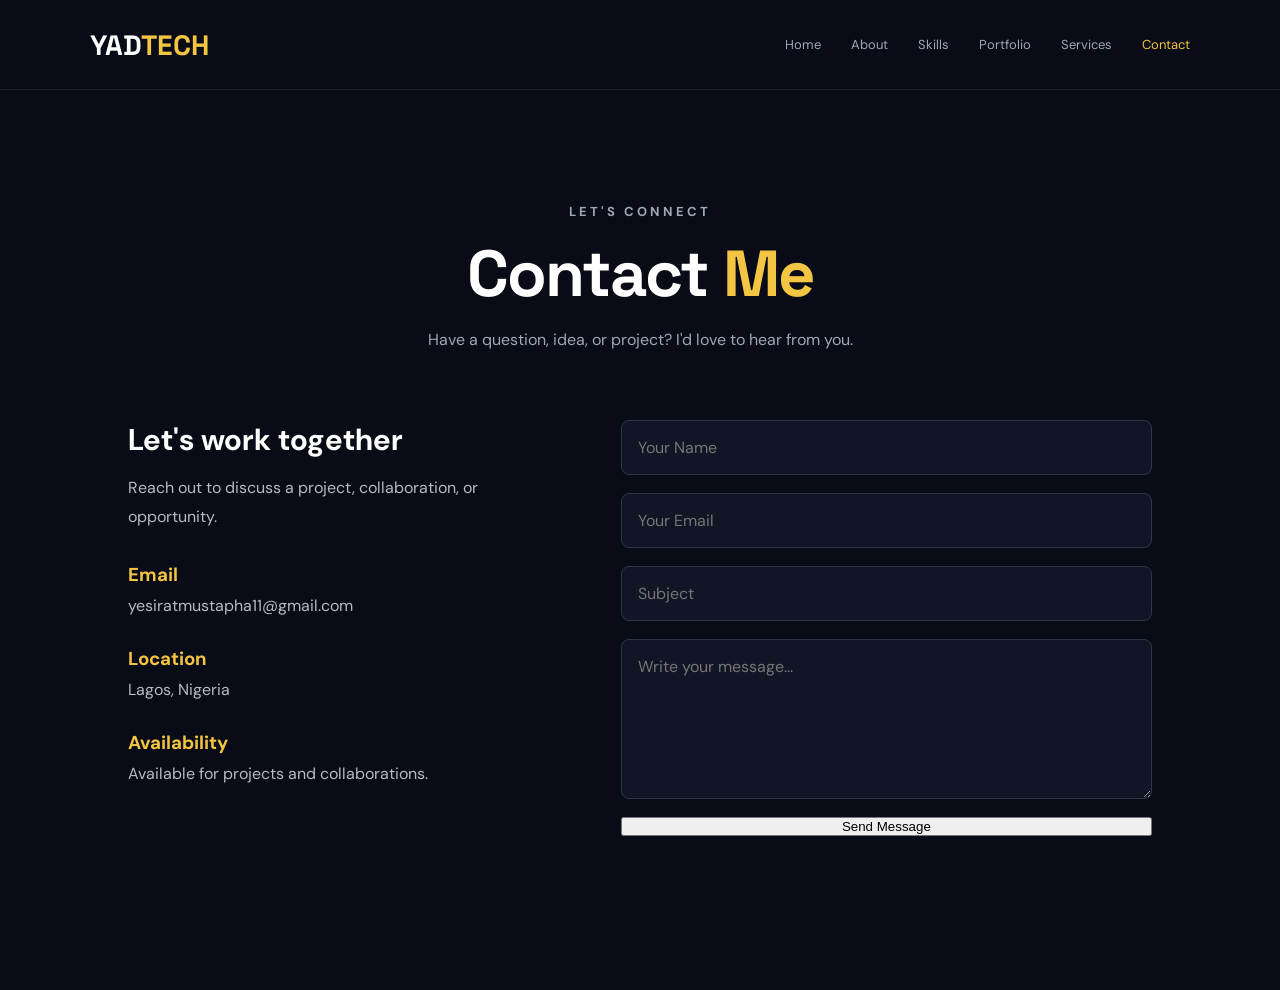
<file: contact.html>
<!DOCTYPE html>
<html lang="en">
<head>
    <meta charset="UTF-8">
    <meta name="viewport" content="width=device-width, initial-scale=1.0">
    <title>Contact Me | YADTECH</title>
    <link rel="stylesheet" href="style.css">
</head>
<body>

<header class="header">
    <a href="index.html" class="logo">YAD<span>TECH</span></a>
    <nav class="navbar">
        <a href="index.html">Home</a>
        <a href="about.html">About</a>
        <a href="skills.html">Skills</a>
        <a href="portfolio.html">Portfolio</a>
        <a href="services.html">Services</a>
        <a href="contact.html" class="active">Contact</a>
    </nav>
</header>

<main class="inner-page">
    <section class="page-heading">
        <p class="eyebrow">LET'S CONNECT</p>
        <h1>Contact <span>Me</span></h1>
        <p>Have a question, idea, or project? I'd love to hear from you.</p>
    </section>

    <section class="contact-layout">
        <div class="contact-details">
            <h2>Let's work together</h2>
            <p>Reach out to discuss a project, collaboration, or opportunity.</p>

            <div class="contact-item">
                <h3>Email</h3>
                <p>yesiratmustapha11@gmail.com</p>
            </div>

            <div class="contact-item">
                <h3>Location</h3>
                <p>Lagos, Nigeria</p>
            </div>

            <div class="contact-item">
                <h3>Availability</h3>
                <p>Available for projects and collaborations.</p>
            </div>
        </div>

        <form class="contact-form" action="https://formsubmit.co/yesiratmustapha11@gmail.com" method="POST">
            <input type="hidden" name="_subject" value="New YADTECH Website Message">
            <input type="hidden" name="_captcha" value="true">

            <input type="text" name="name" placeholder="Your Name" required>
            <input type="email" name="email" placeholder="Your Email" required>
            <input type="text" name="subject" placeholder="Subject" required>
            <textarea name="message" rows="6" placeholder="Write your message..." required></textarea>

            <button type="submit" class="btn">Send Message</button>
        </form>
    </section>
</main>

<script src="script.js"></script>
</body>
</html>
</file>
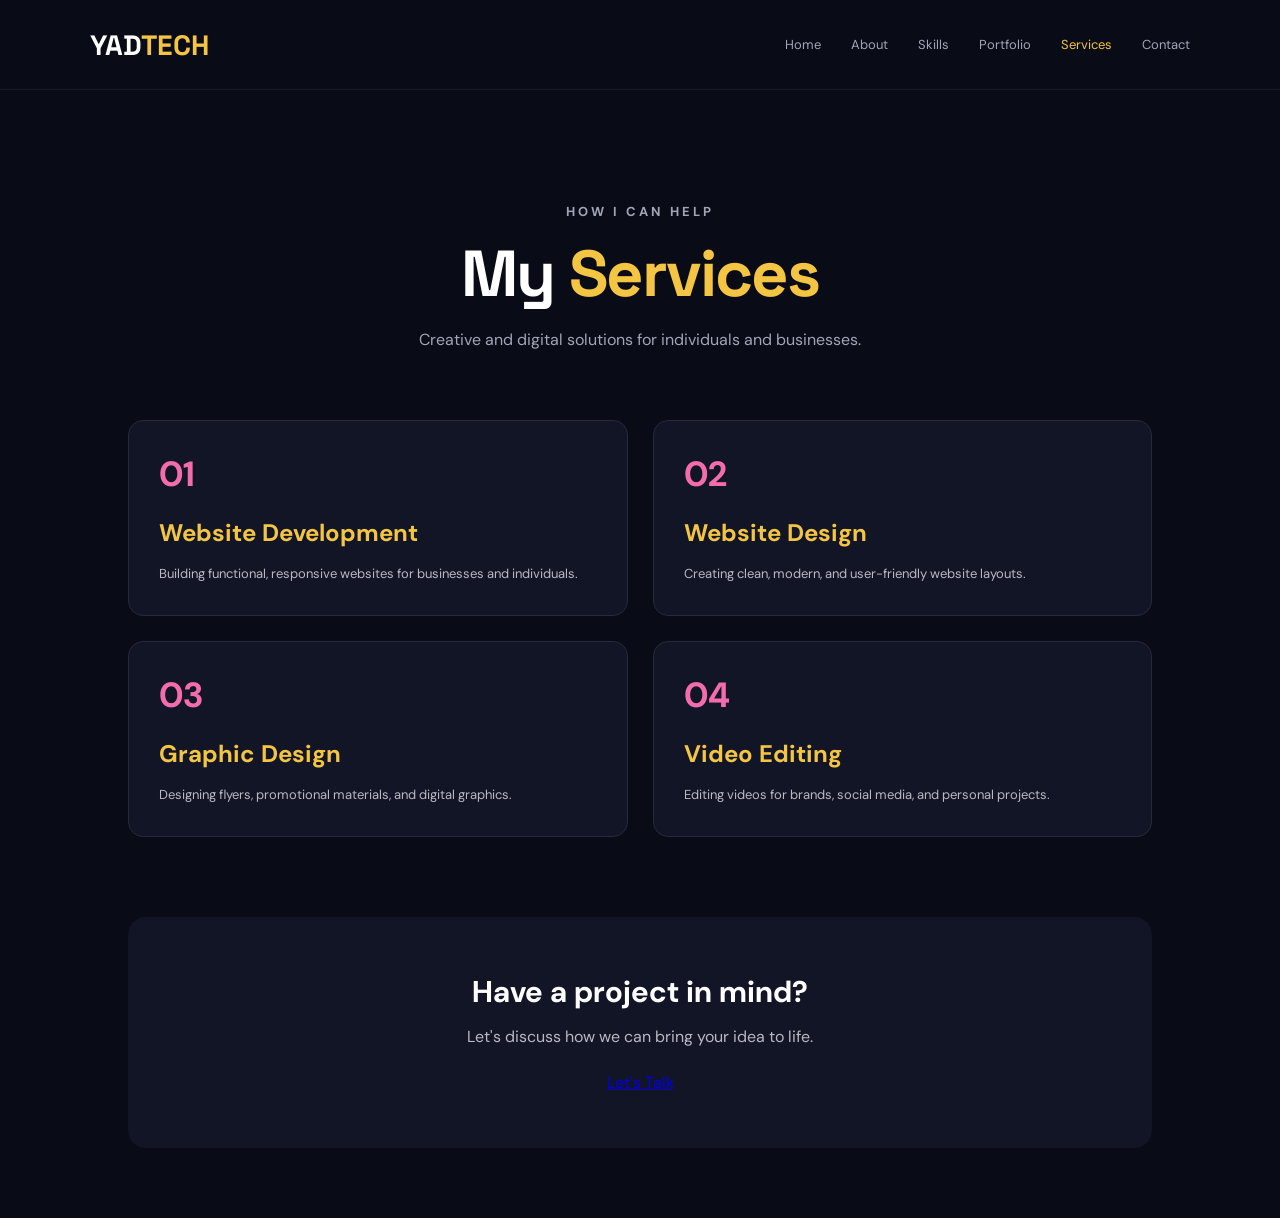
<file: services.html>
<!DOCTYPE html>
<html lang="en">
<head>
    <meta charset="UTF-8">
    <meta name="viewport" content="width=device-width, initial-scale=1.0">
    <title>My Services | YADTECH</title>
    <link rel="stylesheet" href="style.css">
</head>
<body>

<header class="header">
    <a href="index.html" class="logo">YAD<span>TECH</span></a>
    <nav class="navbar">
        <a href="index.html">Home</a>
        <a href="about.html">About</a>
        <a href="skills.html">Skills</a>
        <a href="portfolio.html">Portfolio</a>
        <a href="services.html" class="active">Services</a>
        <a href="contact.html">Contact</a>
    </nav>
</header>

<main class="inner-page">
    <section class="page-heading">
        <p class="eyebrow">HOW I CAN HELP</p>
        <h1>My <span>Services</span></h1>
        <p>Creative and digital solutions for individuals and businesses.</p>
    </section>

    <section class="services-grid">
        <div class="service-card">
            <div class="service-icon">01</div>
            <h2>Website Development</h2>
            <p>Building functional, responsive websites for businesses and individuals.</p>
        </div>

        <div class="service-card">
            <div class="service-icon">02</div>
            <h2>Website Design</h2>
            <p>Creating clean, modern, and user-friendly website layouts.</p>
        </div>

        <div class="service-card">
            <div class="service-icon">03</div>
            <h2>Graphic Design</h2>
            <p>Designing flyers, promotional materials, and digital graphics.</p>
        </div>

        <div class="service-card">
            <div class="service-icon">04</div>
            <h2>Video Editing</h2>
            <p>Editing videos for brands, social media, and personal projects.</p>
        </div>
    </section>

    <section class="service-cta">
        <h2>Have a project in mind?</h2>
        <p>Let's discuss how we can bring your idea to life.</p>
        <a href="contact.html" class="btn">Let's Talk</a>
    </section>
</main>

<script src="script.js"></script>
</body>
</html>
</file>
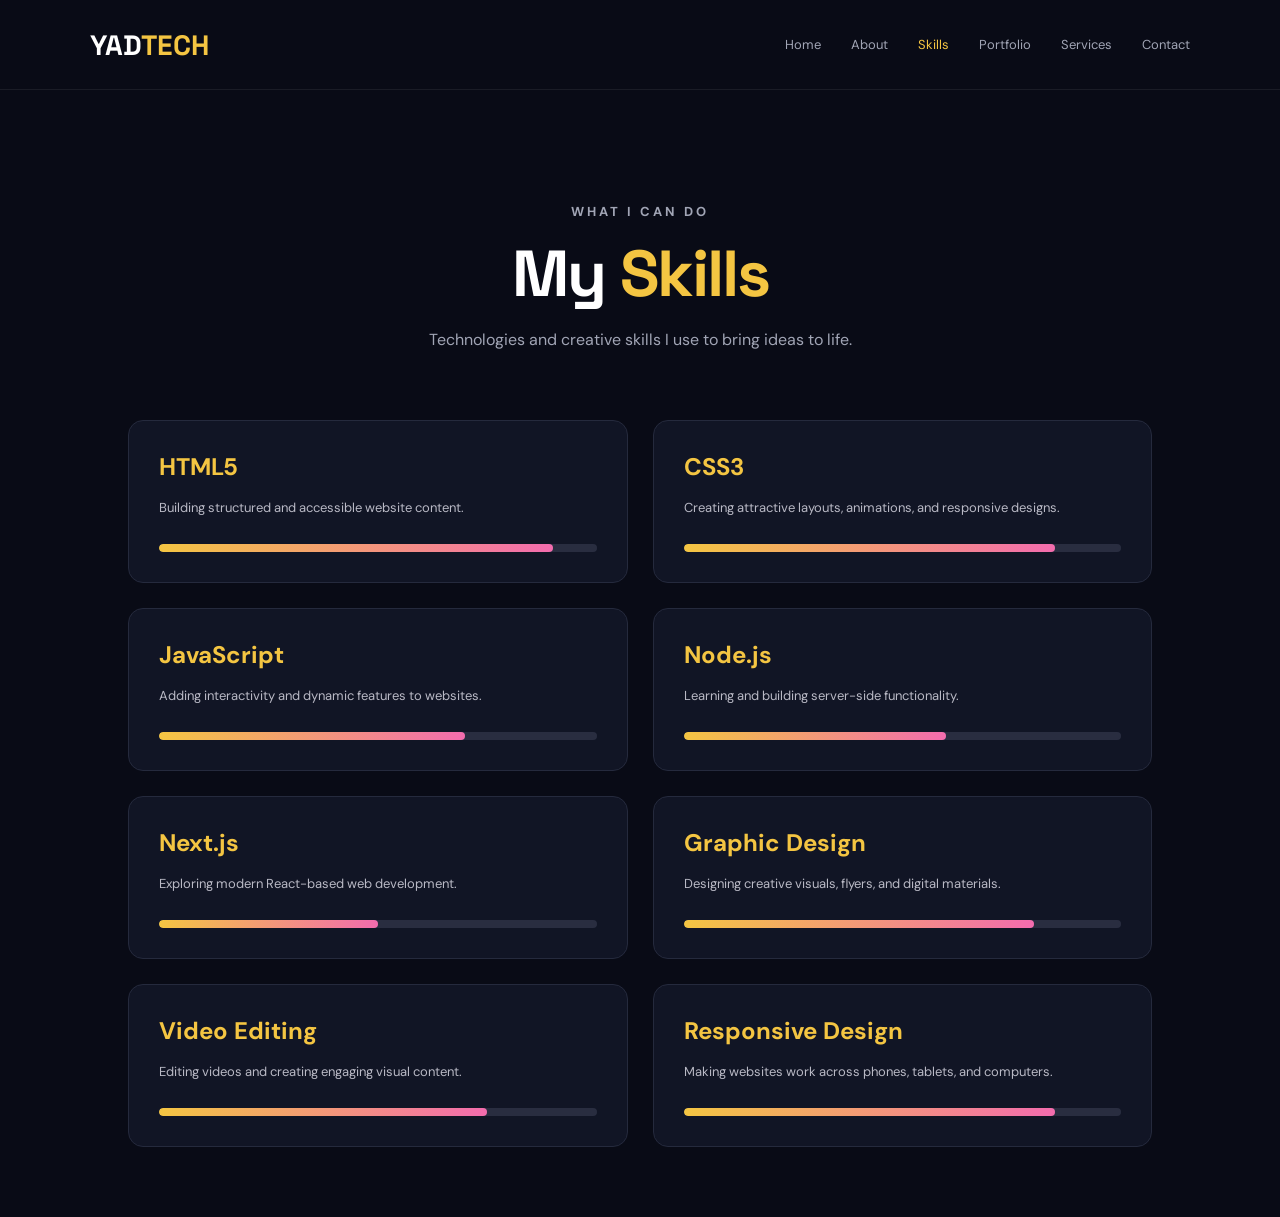
<file: skills.html>
<!DOCTYPE html>
<html lang="en">
<head>
    <meta charset="UTF-8">
    <meta name="viewport" content="width=device-width, initial-scale=1.0">
    <title>My Skills | YADTECH</title>
    <link rel="stylesheet" href="style.css">
</head>
<body>

<header class="header">
    <a href="index.html" class="logo">YAD<span>TECH</span></a>
    <nav class="navbar">
        <a href="index.html">Home</a>
        <a href="about.html">About</a>
        <a href="skills.html" class="active">Skills</a>
        <a href="portfolio.html">Portfolio</a>
        <a href="services.html">Services</a>
        <a href="contact.html">Contact</a>
    </nav>
</header>

<main class="inner-page">
    <section class="page-heading">
        <p class="eyebrow">WHAT I CAN DO</p>
        <h1>My <span>Skills</span></h1>
        <p>Technologies and creative skills I use to bring ideas to life.</p>
    </section>

    <section class="skills-grid">
        <div class="skill-card">
            <h2>HTML5</h2>
            <p>Building structured and accessible website content.</p>
            <div class="skill-bar"><span style="width: 90%"></span></div>
        </div>

        <div class="skill-card">
            <h2>CSS3</h2>
            <p>Creating attractive layouts, animations, and responsive designs.</p>
            <div class="skill-bar"><span style="width: 85%"></span></div>
        </div>

        <div class="skill-card">
            <h2>JavaScript</h2>
            <p>Adding interactivity and dynamic features to websites.</p>
            <div class="skill-bar"><span style="width: 70%"></span></div>
        </div>

        <div class="skill-card">
            <h2>Node.js</h2>
            <p>Learning and building server-side functionality.</p>
            <div class="skill-bar"><span style="width: 60%"></span></div>
        </div>

        <div class="skill-card">
            <h2>Next.js</h2>
            <p>Exploring modern React-based web development.</p>
            <div class="skill-bar"><span style="width: 50%"></span></div>
        </div>

        <div class="skill-card">
            <h2>Graphic Design</h2>
            <p>Designing creative visuals, flyers, and digital materials.</p>
            <div class="skill-bar"><span style="width: 80%"></span></div>
        </div>

        <div class="skill-card">
            <h2>Video Editing</h2>
            <p>Editing videos and creating engaging visual content.</p>
            <div class="skill-bar"><span style="width: 75%"></span></div>
        </div>

        <div class="skill-card">
            <h2>Responsive Design</h2>
            <p>Making websites work across phones, tablets, and computers.</p>
            <div class="skill-bar"><span style="width: 85%"></span></div>
        </div>
    </section>
</main>

<script src="script.js"></script>
</body>
</html>
</file>
<file: style.css>
@import url('https://fonts.googleapis.com/css2?family=DM+Sans:wght@400;500;600;700&family=Space+Grotesk:wght@400;500;600;700&display=swap');

:root {
    --bg: #090b16;
    --surface: #111526;
    --primary: #f4c542;
    --secondary: #f36cae;
    --text: #ffffff;
    --muted: #a1a5b5;
}

* {
    margin: 0;
    padding: 0;
    box-sizing: border-box;
}

body {
    background: var(--bg);
    color: var(--text);
    font-family: 'DM Sans', sans-serif;
    overflow-x: hidden;
    overflow-y: auto;
}

header {
    width: 100%;
    height: 90px;
    padding: 0 7%;
    display: flex;
    align-items: center;
    justify-content: space-between;
    border-bottom: 1px solid rgba(255,255,255,0.07);
}

.logo {
    font-family: 'Space Grotesk', sans-serif;
    font-size: 28px;
    font-weight: 700;
    color: white;
    text-decoration: none;
}

.logo span {
    color: var(--primary);
}

nav {
    display: flex;
    gap: 30px;
}

nav a {
    text-decoration: none;
    color: var(--muted);
    font-size: 13px;
    transition: .3s;
}

nav a:hover,
nav a.active {
    color: var(--primary);
}

.nav-btn,
.primary-btn {
    text-decoration: none;
    background: var(--primary);
    color: #101010;
    padding: 13px 22px;
    border-radius: 5px;
    font-weight: 700;
    font-size: 13px;
}

.menu-toggle {
    display: none;
    background: none;
    border: none;
    color: white;
    font-size: 25px;
}

.hero {
    height: calc(100vh - 90px);
    min-height: 550px;
    padding: 0 10%;
    display: flex;
    align-items: center;
    justify-content: space-between;
    position: relative;
    overflow: hidden;
}

.hero-content {
    width: 58%;
    z-index: 2;
}

.intro {
    color: var(--primary);
    font-size: 12px;
    letter-spacing: 3px;
    margin-bottom: 25px;
    font-weight: 700;
}

.intro span {
    display: inline-block;
    width: 25px;
    height: 2px;
    background: var(--secondary);
    margin-right: 10px;
    vertical-align: middle;
}

h1 {
    font-family: 'Space Grotesk', sans-serif;
    font-size: clamp(38px, 5vw, 68px);
    line-height: 1.12;
    letter-spacing: -2px;
}

h1 span {
    color: var(--secondary);
}

.hero-description {
    max-width: 480px;
    color: var(--muted);
    font-size: 15px;
    line-height: 1.9;
    margin: 25px 0 32px;
}

.hero-buttons {
    display: flex;
    align-items: center;
    gap: 20px;
}

.primary-btn {
    display: inline-block;
    transition: .3s;
}

.primary-btn:hover {
    background: var(--secondary);
    transform: translateY(-4px);
}

.secondary-btn {
    color: white;
    text-decoration: none;
    font-size: 13px;
    border-bottom: 1px solid var(--secondary);
    padding-bottom: 7px;
}

.socials {
    display: flex;
    gap: 12px;
    margin-top: 45px;
}

.socials a {
    width: 35px;
    height: 35px;
    display: grid;
    place-items: center;
    border: 1px solid #33384c;
    border-radius: 50%;
    text-decoration: none;
    color: white;
    font-size: 10px;
    transition: .3s;
}

.socials a:hover {
    background: var(--primary);
    color: black;
}

.hero-image {
    width: 37%;
    position: relative;
    display: flex;
    justify-content: center;
    align-items: center;
}

.image-frame {
    width: 330px;
    height: 420px;
    border-radius: 160px 160px 15px 15px;
    border: 2px solid var(--primary);
    overflow: hidden;
    position: relative;
    z-index: 1;
}

.image-frame img {
    width: 100%;
    height: 100%;
    object-fit: cover;
}

.floating-card {
    position: absolute;
    bottom: 35px;
    left: -45px;
    background: #171c30;
    border: 1px solid #343a50;
    padding: 15px;
    border-radius: 10px;
    display: flex;
    align-items: center;
    gap: 12px;
    z-index: 2;
}

.floating-card span {
    color: var(--primary);
    font-size: 25px;
}

.floating-card strong,
.floating-card small {
    display: block;
}

.floating-card strong {
    font-size: 12px;
}

.floating-card small {
    font-size: 10px;
    color: var(--muted);
    margin-top: 5px;
}

.circle-decoration {
    position: absolute;
    width: 400px;
    height: 400px;
    border: 1px solid rgba(243,108,174,.2);
    border-radius: 50%;
    z-index: 0;
}

.hero-bottom {
    position: absolute;
    bottom: 20px;
    left: 10%;
    right: 10%;
    display: flex;
    justify-content: space-between;
    color: #777d91;
    font-size: 10px;
    letter-spacing: 2px;
}

@media(max-width: 900px) {
    nav {
        gap: 15px;
    }

    .hero {
        padding: 0 6%;
    }

    .image-frame {
        width: 260px;
        height: 350px;
    }
}

@media(max-width: 650px) {
    header {
        height: 75px;
        padding: 0 6%;
    }

    .nav-btn {
        display: none;
    }

    .menu-toggle {
        display: block;
        cursor: pointer;
    }

    nav {
        display: none;
        position: absolute;
        top: 75px;
        left: 0;
        width: 100%;
        background: #111526;
        padding: 20px;
        flex-direction: column;
        gap: 20px;
        z-index: 10;
    }

    nav.show {
        display: flex;
    }

    .hero {
        height: calc(100dvh - 75px);
        min-height: 0;
        padding: 25px 7%;
        flex-direction: column-reverse;
        justify-content: center;
        gap: 18px;
        overflow: hidden;
    }

    .hero-content {
        width: 100%;
    }

    .hero-image {
        width: 100%;
        height: 32%;
    }

    .image-frame {
        width: 145px;
        height: 175px;
    }

    .floating-card {
        bottom: 5px;
        left: 5px;
        padding: 8px;
    }

    .floating-card strong {
        font-size: 9px;
    }

    .floating-card small {
        font-size: 8px;
    }

    .floating-card span {
        font-size: 17px;
    }

    .circle-decoration {
        width: 200px;
        height: 200px;
    }

    .intro {
        font-size: 9px;
        margin-bottom: 12px;
    }

    h1 {
        font-size: clamp(32px, 9vw, 43px);
        letter-spacing: -1px;
    }

    .hero-description {
        font-size: 11px;
        line-height: 1.6;
        margin: 12px 0 17px;
    }

    .hero-buttons {
        gap: 12px;
    }

    .primary-btn {
        padding: 11px 13px;
        font-size: 10px;
    }

    .secondary-btn {
        font-size: 10px;
    }

    .socials {
        margin-top: 15px;
    }

    .socials a {
        width: 28px;
        height: 28px;
    }

    .hero-bottom {
        display: none;
    }
}

/* HOME PAGE SECTIONS */

.home-hero {
    min-height: 90vh;
    padding: 80px 10%;
    display: flex;
    align-items: center;
    justify-content: space-between;
    gap: 50px;
    background:
        radial-gradient(circle at 85% 40%, #24203c 0%, transparent 35%),
        var(--bg);
}

.home-hero .hero-content {
    width: 55%;
}

.home-hero h1 {
    font-size: clamp(42px, 5.5vw, 75px);
}

.home-hero .hero-image {
    width: 40%;
}

.hero-tags {
    display: flex;
    flex-wrap: wrap;
    gap: 10px;
    margin-top: 35px;
}

.hero-tags span {
    padding: 9px 13px;
    border: 1px solid #34384b;
    border-radius: 30px;
    color: var(--muted);
    font-size: 11px;
}

.section {
    padding: 100px 10%;
}

.section-label {
    color: var(--primary);
    font-size: 11px;
    letter-spacing: 3px;
    margin-bottom: 55px;
}

.small-heading {
    color: var(--secondary);
    font-size: 11px;
    font-weight: 700;
    letter-spacing: 3px;
    margin-bottom: 20px;
}

.section h2,
.why-section h2,
.contact-banner h2 {
    font-family: 'Space Grotesk', sans-serif;
    font-size: clamp(32px, 4vw, 52px);
    line-height: 1.2;
}

.section h2 span,
.why-section h2 span,
.contact-banner h2 span {
    color: var(--secondary);
}

.about-preview {
    background: #101425;
}

.about-grid {
    display: grid;
    grid-template-columns: 1fr 1fr;
    gap: 70px;
}

.about-text p {
    color: var(--muted);
    line-height: 1.9;
    margin-bottom: 20px;
}

.text-link {
    display: inline-block;
    color: var(--primary);
    text-decoration: none;
    margin-top: 25px;
    font-size: 13px;
    font-weight: 700;
}

.section-heading {
    margin-bottom: 45px;
}

.section-heading > p:last-child {
    color: var(--muted);
    margin-top: 15px;
    font-size: 14px;
}

.skills-grid {
    display: grid;
    grid-template-columns: repeat(3, 1fr);
    gap: 18px;
}

.skill-card,
.service-card {
    background: var(--surface);
    border: 1px solid #252b40;
    padding: 30px;
    border-radius: 10px;
    transition: .3s;
}

.skill-card:hover,
.service-card:hover {
    transform: translateY(-7px);
    border-color: var(--secondary);
}

.skill-card span {
    color: var(--primary);
    font-size: 12px;
}

.skill-card h3,
.service-card h3 {
    font-family: 'Space Grotesk', sans-serif;
    margin: 20px 0 12px;
    font-size: 19px;
}

.skill-card p,
.service-card p {
    color: var(--muted);
    font-size: 13px;
    line-height: 1.8;
}

.skills-preview {
    background: var(--bg);
}

.portfolio-preview {
    background: #101425;
}

.projects-grid {
    display: grid;
    grid-template-columns: repeat(3, 1fr);
    gap: 22px;
    margin-bottom: 40px;
}

.project-card {
    background: var(--surface);
    border: 1px solid #252b40;
    border-radius: 10px;
    overflow: hidden;
    transition: .3s;
}

.project-card:hover {
    transform: translateY(-8px);
    border-color: var(--primary);
}

.project-image {
    height: 220px;
    overflow: hidden;
}

.project-image img {
    width: 100%;
    height: 100%;
    object-fit: cover;
    transition: .5s;
}

.project-card:hover img {
    transform: scale(1.08);
}

.project-info {
    padding: 23px;
}

.project-info span {
    color: var(--primary);
    font-size: 10px;
    letter-spacing: 1px;
}

.project-info h3 {
    margin: 12px 0;
    font-family: 'Space Grotesk', sans-serif;
}

.project-info p {
    color: var(--muted);
    font-size: 12px;
}

.services-preview {
    background: var(--bg);
}

.services-grid {
    display: grid;
    grid-template-columns: repeat(4, 1fr);
    gap: 15px;
}

.service-icon {
    color: var(--primary);
    font-size: 32px;
}

.why-section {
    background: #101425;
    display: grid;
    grid-template-columns: 1fr 1fr;
    align-items: center;
    gap: 70px;
}

.why-content > p:not(.small-heading) {
    color: var(--muted);
    line-height: 1.9;
    margin: 25px 0;
}

.why-points div {
    padding: 20px 0;
    display: flex;
    gap: 25px;
    align-items: center;
    border-bottom: 1px solid #30354a;
}

.why-points span {
    color: var(--primary);
    font-size: 13px;
}

.why-points h3 {
    font-family: 'Space Grotesk', sans-serif;
    font-size: 17px;
}

.contact-banner {
    padding: 100px 10%;
    text-align: center;
    background:
        radial-gradient(circle at center, #29203d, transparent 70%),
        #0b0d19;
}

.contact-banner h2 {
    max-width: 750px;
    margin: auto;
}

.contact-banner > p:not(.small-heading) {
    color: var(--muted);
    margin: 20px 0 30px;
}

footer {
    padding: 70px 10% 25px;
    background: #070912;
    border-top: 1px solid #24283b;
}

.footer-top {
    display: grid;
    grid-template-columns: 2fr 1fr 1fr 1fr;
    gap: 50px;
    padding-bottom: 55px;
}

.footer-brand p {
    max-width: 270px;
    color: var(--muted);
    line-height: 1.8;
    font-size: 13px;
    margin-top: 20px;
}

.footer-links {
    display: flex;
    flex-direction: column;
    gap: 15px;
}

.footer-links h4 {
    color: white;
    margin-bottom: 8px;
    font-size: 14px;
}

.footer-links a {
    color: var(--muted);
    text-decoration: none;
    font-size: 12px;
    transition: .3s;
}

.footer-links a:hover {
    color: var(--primary);
}

.footer-bottom {
    border-top: 1px solid #25283a;
    padding-top: 25px;
    display: flex;
    justify-content: space-between;
    gap: 15px;
    color: #777d91;
    font-size: 11px;
}

/* RESPONSIVE HOME PAGE */

@media(max-width: 800px) {
    .home-hero {
        padding: 65px 7%;
    }

    .skills-grid,
    .projects-grid {
        grid-template-columns: repeat(2, 1fr);
    }

    .services-grid {
        grid-template-columns: repeat(2, 1fr);
    }

    .footer-top {
        grid-template-columns: repeat(2, 1fr);
    }
}

@media(max-width: 600px) {
    body {
        overflow-x: hidden;
        overflow-y: auto;
    }

    .home-hero {
        min-height: auto;
        padding: 55px 7%;
        flex-direction: column-reverse;
        text-align: left;
    }

    .home-hero .hero-content,
    .home-hero .hero-image {
        width: 100%;
    }

    .home-hero .hero-image {
        min-height: 230px;
    }

    .home-hero .image-frame {
        width: 180px;
        height: 220px;
    }

    .home-hero h1 {
        font-size: 40px;
    }

    .section {
        padding: 70px 7%;
    }

    .about-grid,
    .why-section {
        grid-template-columns: 1fr;
        gap: 30px;
    }

    .skills-grid,
    .projects-grid,
    .services-grid {
        grid-template-columns: 1fr;
    }

    .project-image {
        height: 210px;
    }

    .contact-banner {
        padding: 75px 7%;
    }

    .footer-top {
        grid-template-columns: 1fr 1fr;
        gap: 35px 20px;
    }

    .footer-bottom {
        flex-direction: column;
        line-height: 1.7;
    }
}

/* ==============================
   YADTECH HOMEPAGE ANIMATIONS
============================== */

/* Smooth scrolling */
html {
    scroll-behavior: smooth;
}

/* Sections reveal animation */
.reveal {
    opacity: 0;
    transform: translateY(50px);
    transition: opacity 0.9s ease, transform 0.9s ease;
}

.reveal.active {
    opacity: 1;
    transform: translateY(0);
}

/* Hero animation */
.home-hero {
    animation: heroFade 1.2s ease forwards;
}

.home-hero h1 {
    animation: slideFromLeft 1s ease 0.2s both;
}

.home-hero p {
    animation: slideFromLeft 1s ease 0.4s both;
}

.home-hero .btn {
    animation: fadeIn 1s ease 0.8s both;
}

/* Hero image animation */
.home-hero img {
    animation: imageAppear 1.3s ease both,
               floatImage 4s ease-in-out 1.3s infinite;
}

/* Cards animation */
.skill-card,
.project-card,
.service-card {
    transition: transform 0.4s ease,
                box-shadow 0.4s ease,
                border-color 0.4s ease;
}

.skill-card:hover,
.project-card:hover,
.service-card:hover {
    transform: translateY(-12px) scale(1.02);
    box-shadow: 0 15px 35px rgba(244, 197, 66, 0.12);
}

/* Images zoom on hover */
.project-card img {
    transition: transform 0.6s ease;
}

.project-card:hover img {
    transform: scale(1.07);
}

/* Button animation */
.btn {
    transition: all 0.35s ease;
}

.btn:hover {
    transform: translateY(-5px);
    box-shadow: 0 10px 25px rgba(244, 197, 66, 0.25);
}

/* Navigation animation */
.navbar a {
    transition: color 0.3s ease, transform 0.3s ease;
}

.navbar a:hover {
    transform: translateY(-3px);
}

/* Floating animation */
@keyframes floatImage {
    0%, 100% {
        transform: translateY(0);
    }

    50% {
        transform: translateY(-15px);
    }
}

/* Fade animation */
@keyframes fadeIn {
    from {
        opacity: 0;
    }

    to {
        opacity: 1;
    }
}

/* Hero animation */
@keyframes heroFade {
    from {
        opacity: 0;
    }

    to {
        opacity: 1;
    }
}

/* Slide animation */
@keyframes slideFromLeft {
    from {
        opacity: 0;
        transform: translateX(-50px);
    }

    to {
        opacity: 1;
        transform: translateX(0);
    }
}

/* Image appearance */
@keyframes imageAppear {
    from {
        opacity: 0;
        transform: scale(0.8);
    }

    to {
        opacity: 1;
        transform: scale(1);
    }
}

/* Accessibility */
@media (prefers-reduced-motion: reduce) {
    *,
    *::before,
    *::after {
        animation-duration: 0.01ms !important;
        animation-iteration-count: 1 !important;
        scroll-behavior: auto !important;
        transition-duration: 0.01ms !important;
    }
}


/* INNER PAGES */

.inner-page {
    width: 100%;
    min-height: 100vh;
    padding: 70px 10%;
}

.page-heading {
    text-align: center;
    margin: 40px auto 65px;
    max-width: 700px;
}

.eyebrow {
    color: var(--secondary);
    letter-spacing: 3px;
    font-size: 13px;
    font-weight: bold;
}

.page-heading h1 {
    font-size: clamp(38px, 6vw, 65px);
    margin: 15px 0;
}

.page-heading h1 span,
.about-text h2 span {
    color: var(--primary);
}

.page-heading p {
    color: var(--muted, #aaa);
    line-height: 1.8;
}

/* ABOUT */

.about-content {
    display: grid;
    grid-template-columns: 1fr 1.3fr;
    gap: 60px;
    align-items: center;
}

.about-image img {
    width: 100%;
    max-width: 400px;
    height: 450px;
    object-fit: cover;
    border-radius: 20px;
    border: 2px solid var(--primary);
}

.about-text h2 {
    font-size: 32px;
}

.about-text h3 {
    color: var(--secondary);
    margin: 15px 0;
}

.about-text p,
.about-extra p {
    color: #b9b9c5;
    line-height: 1.9;
    margin: 15px 0;
}

.about-extra {
    margin-top: 80px;
    padding: 35px;
    background: #111525;
    border-radius: 15px;
}

.about-extra h2 {
    margin-top: 20px;
}

.about-extra h2 span {
    color: var(--primary);
}

/* SKILLS */

.skills-grid,
.services-grid {
    display: grid;
    grid-template-columns: repeat(2, 1fr);
    gap: 25px;
}

.skill-card,
.service-card {
    background: #111525;
    padding: 30px;
    border: 1px solid #252a3d;
    border-radius: 15px;
    transition: 0.3s;
}

.skill-card:hover,
.service-card:hover,
.project-card:hover {
    transform: translateY(-8px);
    border-color: var(--primary);
}

.skill-card h2,
.service-card h2 {
    margin-bottom: 15px;
    color: var(--primary);
}

.skill-card p,
.service-card p {
    color: #b9b9c5;
    line-height: 1.7;
}

.skill-bar {
    height: 8px;
    background: #292d40;
    margin-top: 25px;
    border-radius: 20px;
    overflow: hidden;
}

.skill-bar span {
    display: block;
    height: 100%;
    background: linear-gradient(90deg, var(--primary), var(--secondary));
    border-radius: 20px;
}

/* PORTFOLIO */

.portfolio-grid {
    display: grid;
    grid-template-columns: repeat(2, 1fr);
    gap: 30px;
}

.project-card {
    background: #111525;
    border: 1px solid #252a3d;
    border-radius: 15px;
    overflow: hidden;
    transition: 0.3s;
}

.project-card img {
    width: 100%;
    height: 250px;
    object-fit: cover;
}

.project-info {
    padding: 25px;
}

.project-info h2 {
    color: var(--primary);
    margin-bottom: 12px;
}

.project-info p {
    color: #b9b9c5;
    line-height: 1.7;
    margin-bottom: 15px;
}

.project-info span {
    color: var(--secondary);
    font-size: 13px;
}

/* SERVICES */

.service-icon {
    font-size: 35px;
    font-weight: bold;
    color: var(--secondary);
    margin-bottom: 20px;
}

.service-cta {
    text-align: center;
    margin-top: 80px;
    padding: 55px 25px;
    background: #111525;
    border-radius: 18px;
}

.service-cta h2 {
    font-size: 30px;
    margin-bottom: 15px;
}

.service-cta p {
    color: #b9b9c5;
    margin-bottom: 25px;
}

/* CONTACT */

.contact-layout {
    display: grid;
    grid-template-columns: 1fr 1.2fr;
    gap: 50px;
}

.contact-details h2 {
    font-size: 30px;
    margin-bottom: 15px;
}

.contact-details > p {
    color: #b9b9c5;
    line-height: 1.8;
}

.contact-item {
    margin-top: 30px;
}

.contact-item h3 {
    color: var(--primary);
    margin-bottom: 8px;
}

.contact-item p {
    color: #b9b9c5;
}

.contact-form {
    display: flex;
    flex-direction: column;
    gap: 18px;
}

.contact-form input,
.contact-form textarea {
    width: 100%;
    padding: 16px;
    border: 1px solid #30364a;
    border-radius: 8px;
    outline: none;
    background: #111525;
    color: white;
    font: inherit;
}

.contact-form input:focus,
.contact-form textarea:focus {
    border-color: var(--primary);
}

.contact-form textarea {
    resize: vertical;
}

.contact-form button {
    cursor: pointer;
}

/* MOBILE RESPONSIVENESS */

@media (max-width: 768px) {
    .inner-page {
        padding: 45px 6%;
    }

    .about-content,
    .contact-layout {
        grid-template-columns: 1fr;
    }

    .about-image {
        text-align: center;
    }

    .about-image img {
        height: 350px;
    }

    .skills-grid,
    .services-grid,
    .portfolio-grid {
        grid-template-columns: 1fr;
    }

    .page-heading {
        margin: 30px auto 45px;
    }
}
</file>
